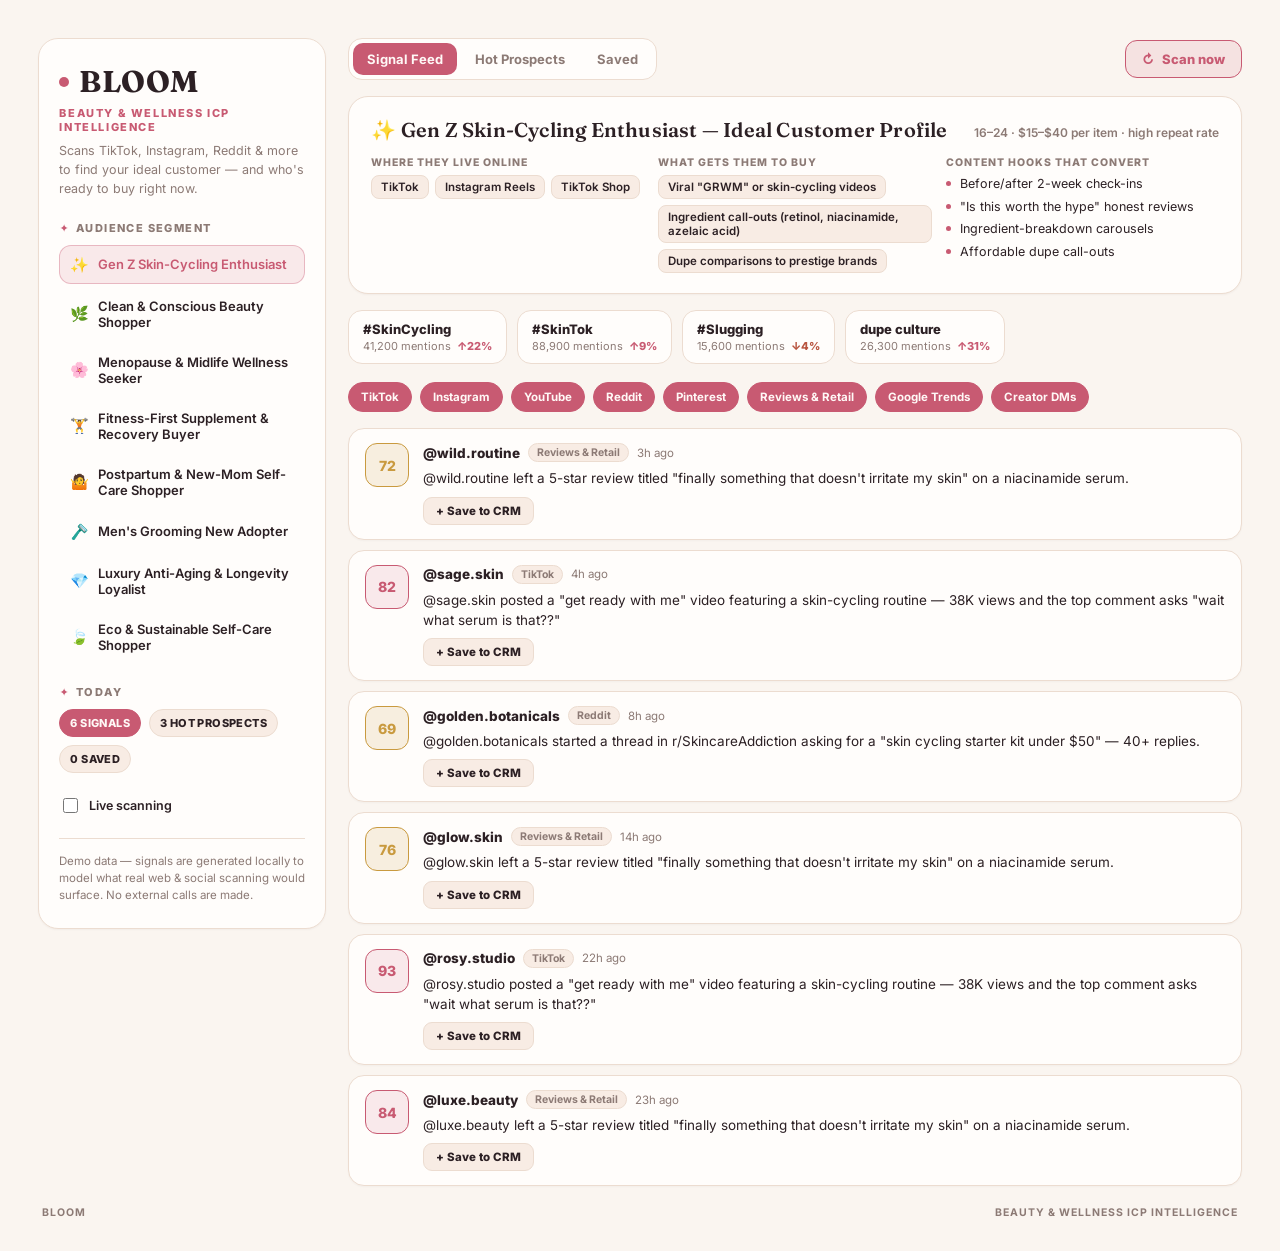
<file: index.html>
<!doctype html>
<html lang="en">
<head>
<meta charset="UTF-8" />
<meta name="viewport" content="width=device-width, initial-scale=1, viewport-fit=cover" />
<title>BLOOM — beauty &amp; wellness ICP intelligence</title>
<meta name="description" content="An automated CRM that scans the web and trending social content to surface ideal customer profiles and hot prospects for B2C beauty and wellness brands." />
<link rel="preconnect" href="https://fonts.googleapis.com" />
<link rel="preconnect" href="https://fonts.gstatic.com" crossorigin />
<link href="https://fonts.googleapis.com/css2?family=Fraunces:ital,wght@0,500;0,600;0,700;1,500&family=Inter:wght@400;500;600;700;800&display=swap" rel="stylesheet" />
<link rel="stylesheet" href="css/style.css" />
</head>
<body>

  <div class="app">
    <div class="layout">

      <aside class="sidebar">
        <div class="brand">
          <div class="brand-row">
            <span class="live-dot" id="liveDot" aria-hidden="true"></span>
            <h1 class="brand-name">BLOOM</h1>
          </div>
          <p class="brand-tagline">BEAUTY &amp; WELLNESS ICP INTELLIGENCE</p>
          <p class="brand-sub">Scans TikTok, Instagram, Reddit &amp; more to find your ideal customer &mdash; and who's ready to buy right now.</p>
        </div>

        <div class="side-block">
          <h2 class="block-title"><span class="title-arrow">&#10022;</span> AUDIENCE SEGMENT</h2>
          <ul class="segment-list" id="segmentList"></ul>
        </div>

        <div class="side-block">
          <h2 class="block-title"><span class="title-arrow">&#10022;</span> TODAY</h2>
          <div class="chip-grid">
            <span class="chip chip-accent" id="statSignals">0 SIGNALS</span>
            <span class="chip chip-outline" id="statHot">0 HOT PROSPECTS</span>
            <span class="chip chip-outline" id="statSaved">0 SAVED</span>
          </div>
        </div>

        <label class="live-toggle">
          <input type="checkbox" id="liveToggle" />
          <span>Live scanning</span>
        </label>

        <p class="reassurance">Demo data &mdash; signals are generated locally to model what real web &amp; social scanning would surface. No external calls are made.</p>
      </aside>

      <main class="main">
        <div class="tab-row">
          <div class="tabs" role="tablist">
            <button class="tab-btn is-active" data-view="signals" role="tab">Signal Feed</button>
            <button class="tab-btn" data-view="leads" role="tab">Hot Prospects</button>
            <button class="tab-btn" data-view="saved" role="tab">Saved <span id="savedCount"></span></button>
          </div>
          <button class="scan-btn" id="scanBtn">
            <span class="scan-icon">&#8635;</span> Scan now
          </button>
        </div>

        <section class="view" id="view-signals">
          <div class="icp-card" id="icpCard"></div>

          <div class="trending-strip" id="trendingStrip"></div>

          <div class="source-filters" id="sourceFilters"></div>

          <div class="signal-feed" id="signalFeed"></div>
        </section>

        <section class="view is-hidden" id="view-leads">
          <p class="view-intro">Real people ranked by cumulative buying-intent signal for <strong id="leadsSegmentName"></strong>.</p>
          <div class="lead-list" id="leadList"></div>
        </section>

        <section class="view is-hidden" id="view-saved">
          <p class="view-intro">Prospects you've pulled into the CRM, across every segment.</p>
          <div class="lead-list" id="savedList"></div>
        </section>
      </main>

    </div>

    <footer class="corner-footer">
      <span>BLOOM</span>
      <span>BEAUTY &amp; WELLNESS ICP INTELLIGENCE</span>
    </footer>
  </div>

  <script src="js/app.js"></script>
</body>
</html>
</file>
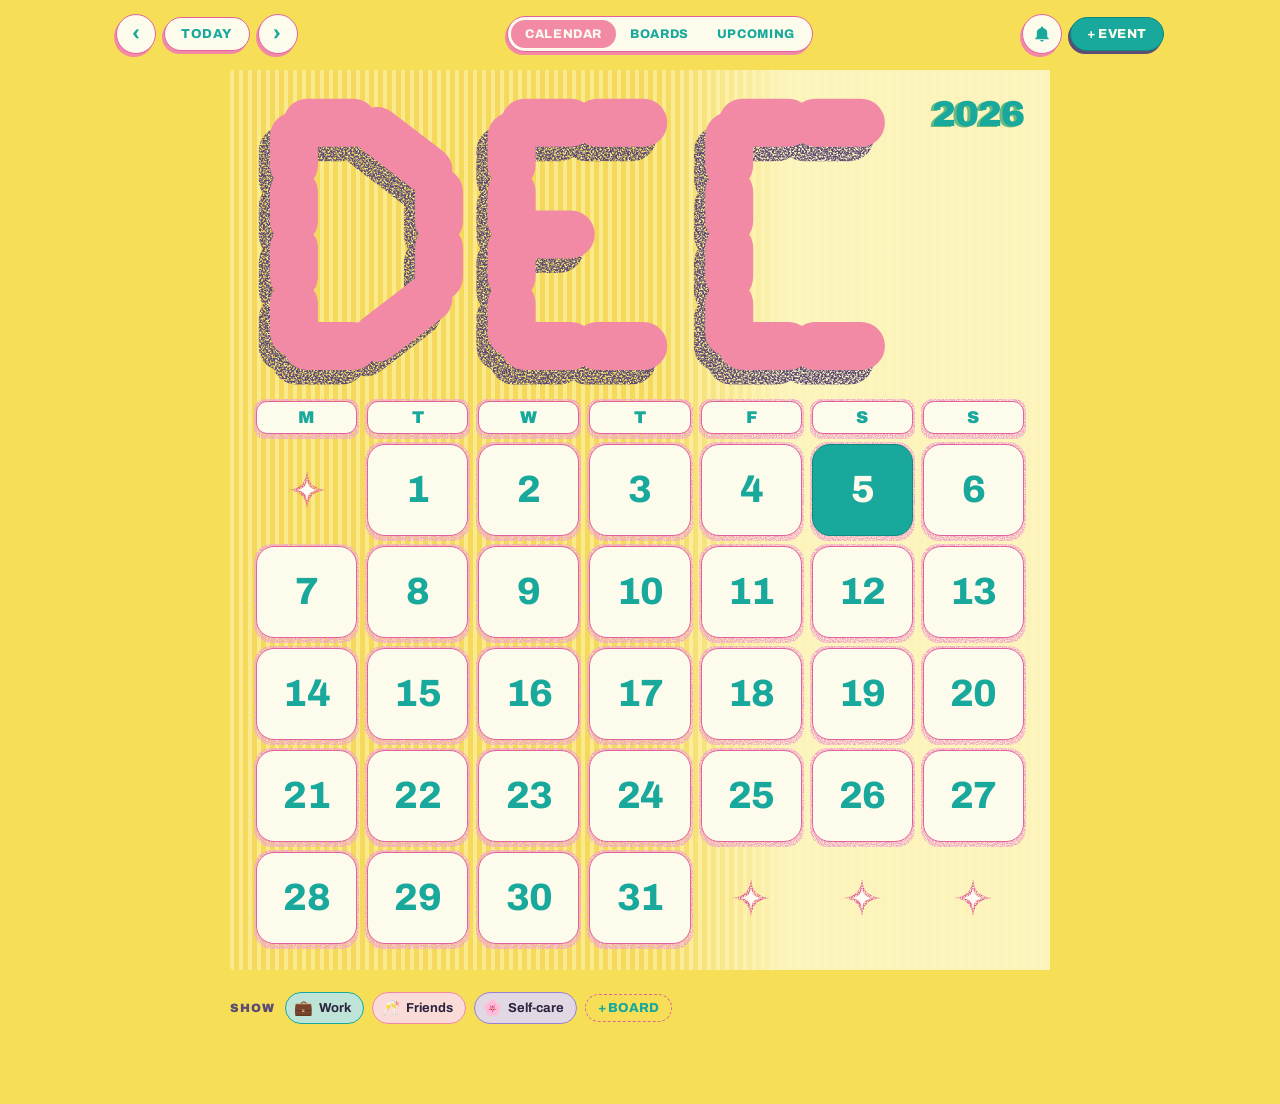
<file: calendar/index.html>
<!doctype html>
<html lang="en">
<head>
<meta charset="UTF-8" />
<meta name="viewport" content="width=device-width, initial-scale=1, viewport-fit=cover" />
<title>Han's Calendar</title>
<meta name="description" content="A bubbly poster-style calendar with your own event boards and per-event reminders." />
<meta name="theme-color" content="#f6df57" />
<meta name="apple-mobile-web-app-capable" content="yes" />
<meta name="apple-mobile-web-app-title" content="Calendar" />
<link rel="manifest" href="manifest.webmanifest" />
<link rel="icon" href="icon.svg" type="image/svg+xml" />
<link rel="apple-touch-icon" href="icon-192.png" />
<link rel="preconnect" href="https://fonts.googleapis.com" />
<link rel="preconnect" href="https://fonts.gstatic.com" crossorigin />
<link href="https://fonts.googleapis.com/css2?family=Archivo:wght@500;700;800;900&display=swap" rel="stylesheet" />
<link rel="stylesheet" href="css/style.css" />
</head>
<body>

  <!-- shared SVG filter: the speckled "risograph" grain used on letter shadows and sparkles -->
  <svg class="defs" aria-hidden="true" width="0" height="0">
    <filter id="grain" x="-20%" y="-20%" width="140%" height="140%">
      <feTurbulence type="fractalNoise" baseFrequency="0.8" numOctaves="2" seed="7" result="noise" />
      <feColorMatrix in="noise" type="matrix" values="0 0 0 0 0  0 0 0 0 0  0 0 0 0 0  3.4 0 0 0 -1.05" result="speckle" />
      <feComposite in="SourceGraphic" in2="speckle" operator="in" />
    </filter>
  </svg>

  <div class="app">

    <header class="topbar">
      <div class="nav-group" id="monthNav">
        <button class="pill-btn icon" id="prevBtn" aria-label="Previous month">&#8249;</button>
        <button class="pill-btn" id="todayBtn">TODAY</button>
        <button class="pill-btn icon" id="nextBtn" aria-label="Next month">&#8250;</button>
      </div>
      <nav class="tabs" aria-label="Views">
        <button class="tab active" data-view="month">CALENDAR</button>
        <button class="tab" data-view="boards">BOARDS</button>
        <button class="tab" data-view="upcoming">UPCOMING</button>
      </nav>
      <div class="nav-group">
        <button class="pill-btn icon" id="settingsBtn" aria-label="Notifications &amp; settings" title="Notifications &amp; settings">
          <svg viewBox="0 0 24 24" width="18" height="18" aria-hidden="true"><path fill="currentColor" d="M12 22a2.5 2.5 0 0 0 2.45-2h-4.9A2.5 2.5 0 0 0 12 22Zm7-6V11a7 7 0 0 0-5.5-6.84V3.5a1.5 1.5 0 0 0-3 0v.66A7 7 0 0 0 5 11v5l-2 2v1h18v-1l-2-2Z"/></svg>
          <span class="bell-dot" id="bellDot" hidden></span>
        </button>
        <button class="pill-btn primary" id="addBtn">+ EVENT</button>
      </div>
    </header>

    <!-- MONTH -->
    <section class="view" id="monthView">
      <div class="poster">
        <div class="poster-head">
          <div class="month-word" id="monthWord"></div>
          <div class="year" id="yearLabel"></div>
        </div>
        <div class="weekdays" id="weekdays"></div>
        <div class="grid" id="grid"></div>
      </div>
      <div class="filter-row" id="filterRow"></div>
    </section>

    <!-- BOARDS -->
    <section class="view" id="boardsView" hidden>
      <div class="word-head" id="boardsWord"></div>
      <p class="view-sub">Name your own boards &mdash; like Pinterest boards or Google Maps lists &mdash; and pin events to them.</p>
      <div class="boards" id="boardsGrid"></div>
    </section>

    <!-- ONE BOARD -->
    <section class="view" id="boardView" hidden>
      <div class="board-head">
        <button class="pill-btn icon" id="boardBack" aria-label="Back to boards">&#8249;</button>
        <span class="board-head-emoji" id="boardEmoji"></span>
        <h2 class="board-head-name" id="boardName"></h2>
        <div class="board-head-actions">
          <button class="pill-btn" id="boardEdit">EDIT BOARD</button>
          <button class="pill-btn primary" id="boardAdd">+ PIN EVENT</button>
        </div>
      </div>
      <div class="pins" id="pins"></div>
    </section>

    <!-- UPCOMING -->
    <section class="view" id="upcomingView" hidden>
      <div class="word-head" id="upcomingWord"></div>
      <div id="upcomingList"></div>
    </section>
  </div>

  <!-- Day sheet -->
  <dialog id="dayDialog">
    <div class="sheet">
      <button class="close-x" data-close aria-label="Close">&times;</button>
      <p class="sheet-kicker" id="dayKicker"></p>
      <h2 class="sheet-title" id="dayTitle"></h2>
      <div class="day-list" id="dayList"></div>
      <button class="pill-btn primary wide" id="dayAdd">+ ADD EVENT</button>
    </div>
  </dialog>

  <!-- Event editor -->
  <dialog id="eventDialog">
    <form class="sheet" id="eventForm" novalidate>
      <button type="button" class="close-x" data-close aria-label="Close">&times;</button>
      <h2 class="sheet-title" id="eventHeading">NEW EVENT</h2>

      <label class="field">
        <span>Title</span>
        <input id="evTitle" type="text" maxlength="120" placeholder="Dinner with Mia" required />
      </label>

      <div class="row-2">
        <label class="field">
          <span>Date</span>
          <input id="evDate" type="date" required />
        </label>
        <label class="field">
          <span>Repeat</span>
          <select id="evRepeat"></select>
        </label>
      </div>

      <label class="toggle">
        <input id="evAllDay" type="checkbox" />
        <span>All day</span>
      </label>

      <div class="row-2" id="timeRow">
        <label class="field">
          <span>Starts</span>
          <input id="evStart" type="time" value="09:00" />
        </label>
        <label class="field">
          <span>Ends</span>
          <input id="evEnd" type="time" value="10:00" />
        </label>
      </div>

      <label class="field">
        <span>Board</span>
        <select id="evCategory"></select>
      </label>

      <label class="field">
        <span>Location</span>
        <input id="evLocation" type="text" maxlength="160" placeholder="optional" />
      </label>

      <label class="field">
        <span>Notes</span>
        <textarea id="evNotes" rows="3" maxlength="2000" placeholder="optional"></textarea>
      </label>

      <fieldset class="reminders">
        <legend>Reminders</legend>
        <div id="reminderList"></div>
        <button type="button" class="pill-btn small" id="addReminder">+ ADD REMINDER</button>
      </fieldset>

      <div class="sheet-actions">
        <button type="button" class="pill-btn danger" id="evDelete">DELETE</button>
        <button type="button" class="pill-btn" id="evIcs" title="Download an .ics file your phone's calendar can import, reminders included">ADD TO PHONE CALENDAR</button>
        <button type="submit" class="pill-btn primary">SAVE</button>
      </div>
    </form>
  </dialog>

  <!-- Board (category) editor -->
  <dialog id="categoryDialog">
    <form class="sheet" id="categoryForm" novalidate>
      <button type="button" class="close-x" data-close aria-label="Close">&times;</button>
      <h2 class="sheet-title" id="categoryHeading">NEW BOARD</h2>
      <div class="row-emoji">
        <label class="field emoji-field">
          <span>Icon</span>
          <input id="catEmoji" type="text" maxlength="8" />
        </label>
        <label class="field">
          <span>Board name</span>
          <input id="catName" type="text" maxlength="40" placeholder="Gym days, Concerts, Uni deadlines…" required />
        </label>
      </div>
      <div class="emoji-picks" id="emojiPicks"></div>
      <p class="field-label">Colour</p>
      <div class="swatches" id="swatches"></div>
      <div class="sheet-actions">
        <button type="button" class="pill-btn danger" id="catDelete">DELETE BOARD</button>
        <button type="submit" class="pill-btn primary">SAVE</button>
      </div>
    </form>
  </dialog>

  <!-- Settings / notifications -->
  <dialog id="settingsDialog">
    <div class="sheet">
      <button class="close-x" data-close aria-label="Close">&times;</button>
      <h2 class="sheet-title">NOTIFICATIONS</h2>

      <div class="status-line">
        <span class="status-dot" id="notifDot"></span>
        <span id="notifStatus"></span>
      </div>
      <div class="sheet-actions left">
        <button class="pill-btn primary" id="notifEnable">TURN ON NOTIFICATIONS</button>
        <button class="pill-btn" id="notifTest">SEND A TEST IN 5 SEC</button>
      </div>

      <div class="info-box">
        <p><strong>How reminders reach you</strong></p>
        <ul>
          <li>While this calendar is open (a browser tab, or the installed app), every reminder fires on time with the style you picked: a notification, a silent notification, a ringing alarm, or a pop-up.</li>
          <li>Reminders that came due while it was closed show up as <em>missed</em> the next time you open it (up to 12 hours back).</li>
          <li><strong>iPhone/iPad:</strong> Apple only allows web notifications from apps added to the Home Screen. In Safari tap Share &rarr; <em>Add to Home Screen</em>, open it from there, then turn notifications on.</li>
          <li><strong>Want reminders even when it's closed?</strong> Send your events to your phone's own calendar. The file includes every reminder, so your phone will alert you.</li>
        </ul>
      </div>
      <div class="sheet-actions left">
        <button class="pill-btn" id="icsAll">EXPORT ALL TO PHONE CALENDAR (.ICS)</button>
      </div>

      <h3 class="sheet-sub">BACKUP</h3>
      <p class="muted">Everything is saved in this browser. Back it up or move it to another device:</p>
      <div class="sheet-actions left">
        <button class="pill-btn" id="exportBtn">EXPORT BACKUP</button>
        <label class="pill-btn" for="importInput">IMPORT BACKUP</label>
        <input type="file" id="importInput" accept="application/json" hidden />
      </div>
    </div>
  </dialog>

  <!-- Ringing alarm -->
  <div class="alarm" id="alarm" hidden role="alertdialog" aria-labelledby="alarmTitle">
    <div class="alarm-card">
      <div class="alarm-word" id="alarmWord"></div>
      <h2 id="alarmTitle"></h2>
      <p id="alarmWhen"></p>
      <div class="alarm-actions">
        <button class="pill-btn" data-snooze="5">SNOOZE 5 MIN</button>
        <button class="pill-btn" data-snooze="15">SNOOZE 15 MIN</button>
        <button class="pill-btn primary" id="alarmDismiss">DISMISS</button>
      </div>
    </div>
  </div>

  <div class="toasts" id="toasts" aria-live="polite"></div>

  <script src="js/app.js"></script>
</body>
</html>
</file>
<file: css/style.css>
:root {
  --bg: #faf5f0;
  --panel: #fffdfb;
  --panel-2: #f8ece4;
  --line: #ecdcd0;
  --ink: #2c2024;
  --muted: #8c7a75;
  --accent: #c85a72;
  --accent-ink: #fff8f6;
  --accent-soft: rgba(200, 90, 114, 0.12);
  --amber: #c99a3f;
  --red: #b8543f;
  color-scheme: light;
}

* { box-sizing: border-box; }

html, body {
  margin: 0;
  padding: 0;
  background: var(--bg);
  color: var(--ink);
  font-family: "Inter", system-ui, sans-serif;
  min-height: 100%;
}

body {
  display: flex;
  justify-content: center;
  padding: clamp(16px, 3vw, 40px) clamp(14px, 3vw, 40px) 32px;
}

.app {
  width: 100%;
  max-width: 1240px;
  display: flex;
  flex-direction: column;
  gap: 20px;
}

/* ---------------------------------------------------------------
 * layout
 * ------------------------------------------------------------- */

.layout {
  display: grid;
  grid-template-columns: 288px 1fr;
  gap: 22px;
  align-items: start;
}

@media (max-width: 860px) {
  .layout { grid-template-columns: 1fr; }
}

/* ---------------------------------------------------------------
 * sidebar
 * ------------------------------------------------------------- */

.sidebar {
  background: var(--panel);
  border: 1px solid var(--line);
  border-radius: 20px;
  padding: 24px 20px;
  display: flex;
  flex-direction: column;
  gap: 22px;
  position: sticky;
  top: 20px;
  box-shadow: 0 1px 2px rgba(44, 32, 36, 0.04);
}

.brand-row {
  display: flex;
  align-items: center;
  gap: 10px;
}

.live-dot {
  width: 10px;
  height: 10px;
  border-radius: 50%;
  background: var(--accent);
  box-shadow: 0 0 0 0 rgba(200, 90, 114, 0.55);
  animation: pulse 2.2s infinite;
  flex: none;
}

@keyframes pulse {
  0%   { box-shadow: 0 0 0 0 rgba(200, 90, 114, 0.5); }
  70%  { box-shadow: 0 0 0 8px rgba(200, 90, 114, 0); }
  100% { box-shadow: 0 0 0 0 rgba(200, 90, 114, 0); }
}

.brand-name {
  font-family: "Fraunces", serif;
  font-weight: 700;
  font-size: 30px;
  letter-spacing: 0.5px;
  margin: 0;
  color: var(--ink);
}

.brand-tagline {
  margin: 6px 0 0;
  font-size: 11px;
  font-weight: 800;
  letter-spacing: 1.6px;
  color: var(--accent);
}

.brand-sub {
  margin: 8px 0 0;
  font-size: 12.5px;
  line-height: 1.5;
  color: var(--muted);
}

.side-block { display: flex; flex-direction: column; gap: 10px; }

.block-title {
  margin: 0;
  font-size: 11px;
  font-weight: 800;
  letter-spacing: 1.4px;
  color: var(--muted);
  text-transform: uppercase;
  display: flex;
  align-items: center;
  gap: 6px;
}

.title-arrow { color: var(--accent); font-size: 11px; }

.segment-list {
  list-style: none;
  margin: 0;
  padding: 0;
  display: flex;
  flex-direction: column;
  gap: 4px;
}

.segment-btn {
  width: 100%;
  display: flex;
  align-items: center;
  gap: 9px;
  padding: 9px 10px;
  border-radius: 12px;
  border: 1px solid transparent;
  background: transparent;
  color: var(--ink);
  font: inherit;
  font-size: 13px;
  font-weight: 600;
  text-align: left;
  cursor: pointer;
}

.segment-btn:hover { background: var(--panel-2); }

.segment-btn.is-active {
  background: var(--accent-soft);
  border-color: rgba(200, 90, 114, 0.35);
  color: var(--accent);
}

.segment-emoji { font-size: 15px; }

.chip-grid {
  display: flex;
  flex-wrap: wrap;
  gap: 8px;
}

.chip {
  font-size: 11px;
  font-weight: 800;
  letter-spacing: 0.4px;
  padding: 6px 10px;
  border-radius: 999px;
  border: 1px solid var(--line);
  color: var(--muted);
  background: var(--panel-2);
}

.chip-accent {
  color: var(--accent-ink);
  background: var(--accent);
  border-color: var(--accent);
}

.chip-outline { color: var(--ink); }

.live-toggle {
  display: flex;
  align-items: center;
  gap: 8px;
  font-size: 12.5px;
  font-weight: 600;
  color: var(--ink);
  cursor: pointer;
  user-select: none;
}

.live-toggle input { accent-color: var(--accent); width: 15px; height: 15px; }

.reassurance {
  margin: 0;
  font-size: 11.5px;
  line-height: 1.5;
  color: var(--muted);
  border-top: 1px solid var(--line);
  padding-top: 14px;
}

/* ---------------------------------------------------------------
 * main / tabs
 * ------------------------------------------------------------- */

.main {
  display: flex;
  flex-direction: column;
  gap: 16px;
  min-width: 0;
}

.tab-row {
  display: flex;
  align-items: center;
  justify-content: space-between;
  gap: 12px;
  flex-wrap: wrap;
}

.tabs {
  display: flex;
  gap: 4px;
  background: var(--panel);
  border: 1px solid var(--line);
  border-radius: 14px;
  padding: 4px;
}

.tab-btn {
  border: none;
  background: transparent;
  color: var(--muted);
  font: inherit;
  font-size: 13px;
  font-weight: 700;
  padding: 8px 14px;
  border-radius: 10px;
  cursor: pointer;
}

.tab-btn.is-active {
  background: var(--accent);
  color: var(--accent-ink);
}

.scan-btn {
  display: flex;
  align-items: center;
  gap: 8px;
  border: 1px solid var(--accent);
  background: var(--accent-soft);
  color: var(--accent);
  font: inherit;
  font-size: 13px;
  font-weight: 800;
  padding: 10px 16px;
  border-radius: 12px;
  cursor: pointer;
}

.scan-btn:hover { background: rgba(200, 90, 114, 0.2); }
.scan-btn:active { transform: translateY(1px); }

.scan-icon { display: inline-block; transition: transform 0.5s ease; }
.scan-btn.is-scanning .scan-icon { animation: spin 0.6s linear infinite; }

@keyframes spin { to { transform: rotate(360deg); } }

.view.is-hidden { display: none; }
.view { display: flex; flex-direction: column; gap: 16px; }

.view-intro {
  margin: 0;
  font-size: 13px;
  color: var(--muted);
}

.view-intro strong { color: var(--ink); }

/* ---------------------------------------------------------------
 * ICP card
 * ------------------------------------------------------------- */

.icp-card {
  background: var(--panel);
  border: 1px solid var(--line);
  border-radius: 20px;
  padding: 20px 22px;
  display: flex;
  flex-direction: column;
  gap: 14px;
  box-shadow: 0 1px 2px rgba(44, 32, 36, 0.04);
}

.icp-head {
  display: flex;
  align-items: baseline;
  justify-content: space-between;
  gap: 10px;
  flex-wrap: wrap;
}

.icp-title {
  margin: 0;
  font-family: "Fraunces", serif;
  font-weight: 600;
  font-size: 20px;
  letter-spacing: 0.2px;
}

.icp-meta {
  font-size: 12px;
  color: var(--muted);
  font-weight: 600;
}

.icp-grid {
  display: grid;
  grid-template-columns: repeat(auto-fit, minmax(220px, 1fr));
  gap: 14px;
}

.icp-col-label {
  font-size: 10.5px;
  font-weight: 800;
  letter-spacing: 1px;
  color: var(--muted);
  text-transform: uppercase;
  margin: 0 0 6px;
}

.tag-row { display: flex; flex-wrap: wrap; gap: 6px; }

.tag {
  font-size: 11.5px;
  font-weight: 600;
  padding: 4px 9px;
  border-radius: 8px;
  background: var(--panel-2);
  border: 1px solid var(--line);
  color: var(--ink);
}

.icp-list {
  margin: 0;
  padding: 0;
  list-style: none;
  display: flex;
  flex-direction: column;
  gap: 5px;
}

.icp-list li {
  font-size: 12.5px;
  color: var(--ink);
  padding-left: 14px;
  position: relative;
  line-height: 1.4;
}

.icp-list li::before {
  content: "";
  position: absolute;
  left: 0;
  top: 6px;
  width: 5px;
  height: 5px;
  border-radius: 50%;
  background: var(--accent);
}

/* ---------------------------------------------------------------
 * trending strip
 * ------------------------------------------------------------- */

.trending-strip {
  display: flex;
  gap: 10px;
  overflow-x: auto;
  padding-bottom: 2px;
}

.trend-pill {
  flex: none;
  display: flex;
  flex-direction: column;
  gap: 2px;
  background: var(--panel);
  border: 1px solid var(--line);
  border-radius: 14px;
  padding: 10px 14px;
  min-width: 150px;
}

.trend-tag { font-size: 13px; font-weight: 800; color: var(--ink); }

.trend-stats {
  display: flex;
  align-items: center;
  gap: 6px;
  font-size: 11px;
  color: var(--muted);
}

.trend-delta { font-weight: 800; }
.trend-delta.up { color: var(--accent); }
.trend-delta.down { color: var(--red); }

/* ---------------------------------------------------------------
 * source filters
 * ------------------------------------------------------------- */

.source-filters {
  display: flex;
  flex-wrap: wrap;
  gap: 8px;
}

.source-chip {
  font: inherit;
  font-size: 11.5px;
  font-weight: 700;
  padding: 7px 12px;
  border-radius: 999px;
  border: 1px solid var(--line);
  background: var(--panel);
  color: var(--muted);
  cursor: pointer;
}

.source-chip.is-active {
  background: var(--accent);
  border-color: var(--accent);
  color: var(--accent-ink);
}

/* ---------------------------------------------------------------
 * signal feed / lead list (shared card styles)
 * ------------------------------------------------------------- */

.signal-feed, .lead-list {
  display: flex;
  flex-direction: column;
  gap: 10px;
}

.signal-card {
  background: var(--panel);
  border: 1px solid var(--line);
  border-radius: 16px;
  padding: 14px 16px;
  display: flex;
  gap: 14px;
  align-items: flex-start;
  box-shadow: 0 1px 2px rgba(44, 32, 36, 0.03);
}

.signal-card.is-new {
  animation: highlight 1.8s ease-out;
}

@keyframes highlight {
  0% { background: var(--accent-soft); border-color: var(--accent); }
  100% { background: var(--panel); border-color: var(--line); }
}

.score-badge {
  flex: none;
  width: 44px;
  height: 44px;
  border-radius: 12px;
  display: flex;
  align-items: center;
  justify-content: center;
  font-weight: 800;
  font-size: 14px;
  background: var(--panel-2);
  border: 1px solid var(--line);
  color: var(--muted);
}

.score-badge.tier-hot { background: var(--accent-soft); border-color: var(--accent); color: var(--accent); }
.score-badge.tier-warm { background: rgba(201, 154, 63, 0.15); border-color: var(--amber); color: var(--amber); }
.score-badge.tier-cool { color: var(--muted); }

.signal-body { flex: 1; min-width: 0; display: flex; flex-direction: column; gap: 6px; }

.signal-top {
  display: flex;
  align-items: center;
  gap: 8px;
  flex-wrap: wrap;
  font-size: 11.5px;
  color: var(--muted);
}

.signal-handle { font-weight: 800; color: var(--ink); font-size: 13.5px; }

.source-tag {
  font-size: 10.5px;
  font-weight: 700;
  padding: 2px 8px;
  border-radius: 999px;
  background: var(--panel-2);
  border: 1px solid var(--line);
}

.signal-text {
  margin: 0;
  font-size: 13.5px;
  line-height: 1.5;
  color: var(--ink);
}

.signal-actions { display: flex; gap: 8px; margin-top: 2px; }

.save-btn {
  font: inherit;
  font-size: 11.5px;
  font-weight: 800;
  padding: 6px 12px;
  border-radius: 9px;
  border: 1px solid var(--line);
  background: var(--panel-2);
  color: var(--ink);
  cursor: pointer;
}

.save-btn.is-saved {
  background: var(--accent);
  border-color: var(--accent);
  color: var(--accent-ink);
}

/* ---------------------------------------------------------------
 * lead list rows
 * ------------------------------------------------------------- */

.lead-row {
  background: var(--panel);
  border: 1px solid var(--line);
  border-radius: 16px;
  padding: 14px 16px;
  display: flex;
  align-items: center;
  gap: 14px;
  box-shadow: 0 1px 2px rgba(44, 32, 36, 0.03);
}

.lead-rank {
  flex: none;
  width: 26px;
  text-align: center;
  font-family: "Fraunces", serif;
  font-weight: 700;
  font-size: 16px;
  color: var(--muted);
}

.lead-main { flex: 1; min-width: 0; display: flex; flex-direction: column; gap: 6px; }

.lead-head {
  display: flex;
  align-items: center;
  gap: 8px;
  flex-wrap: wrap;
}

.lead-name { font-weight: 800; font-size: 14px; color: var(--ink); }

.lead-segment {
  font-size: 10.5px;
  font-weight: 700;
  color: var(--muted);
  padding: 2px 8px;
  border-radius: 999px;
  border: 1px solid var(--line);
}

.lead-bar-track {
  height: 6px;
  border-radius: 999px;
  background: var(--panel-2);
  overflow: hidden;
}

.lead-bar-fill {
  height: 100%;
  border-radius: 999px;
  background: linear-gradient(90deg, var(--amber), var(--accent));
}

.lead-meta { font-size: 11.5px; color: var(--muted); }

.empty-state {
  text-align: center;
  padding: 40px 20px;
  color: var(--muted);
  font-size: 13px;
  border: 1px dashed var(--line);
  border-radius: 16px;
}

/* ---------------------------------------------------------------
 * footer
 * ------------------------------------------------------------- */

.corner-footer {
  display: flex;
  justify-content: space-between;
  font-size: 10.5px;
  font-weight: 700;
  letter-spacing: 1px;
  color: var(--muted);
  padding: 0 4px;
}
</file>
<file: calendar/css/style.css>
:root {
  --frame: #f6df57;
  --stripe-1: #fbea8c;
  --stripe-2: #f4d95c;
  --paper: #fdfbec;
  --pink: #f28aa6;
  --pink-line: #e2639c;
  --teal: #18a99c;
  --teal-dark: #0f8a7f;
  --green: #3ca66b;
  --plum: #5d4c74;
  --ink: #2c2540;
  --muted: #7b7189;
  --font: "Archivo", "Arial", sans-serif;

  /* speckled noise tiles, same recipe as the #grain SVG filter */
  --grain-pink: url("data:image/svg+xml,%3Csvg xmlns='http://www.w3.org/2000/svg' width='160' height='160'%3E%3Cfilter id='n'%3E%3CfeTurbulence type='fractalNoise' baseFrequency='0.9' numOctaves='2' stitchTiles='stitch'/%3E%3CfeColorMatrix values='0 0 0 0 0.886 0 0 0 0 0.388 0 0 0 0 0.612 3.4 0 0 0 -1.05'/%3E%3C/filter%3E%3Crect width='100%25' height='100%25' filter='url(%23n)'/%3E%3C/svg%3E");
  --grain-plum: url("data:image/svg+xml,%3Csvg xmlns='http://www.w3.org/2000/svg' width='160' height='160'%3E%3Cfilter id='n'%3E%3CfeTurbulence type='fractalNoise' baseFrequency='0.9' numOctaves='2' stitchTiles='stitch'/%3E%3CfeColorMatrix values='0 0 0 0 0.365 0 0 0 0 0.298 0 0 0 0 0.455 3.4 0 0 0 -1.05'/%3E%3C/filter%3E%3Crect width='100%25' height='100%25' filter='url(%23n)'/%3E%3C/svg%3E");
  --grain-light: url("data:image/svg+xml,%3Csvg xmlns='http://www.w3.org/2000/svg' width='160' height='160'%3E%3Cfilter id='n'%3E%3CfeTurbulence type='fractalNoise' baseFrequency='0.9' numOctaves='2' stitchTiles='stitch'/%3E%3CfeColorMatrix values='0 0 0 0 1 0 0 0 0 1 0 0 0 0 1 1.6 0 0 0 -0.75'/%3E%3C/filter%3E%3Crect width='100%25' height='100%25' filter='url(%23n)'/%3E%3C/svg%3E");
  color-scheme: light;
}

* { box-sizing: border-box; }

html, body {
  margin: 0;
  background: var(--frame);
  color: var(--ink);
  font-family: var(--font);
  -webkit-tap-highlight-color: transparent;
}

body { min-height: 100vh; }

button { font: inherit; color: inherit; }

[hidden] { display: none !important; }

.defs { position: absolute; width: 0; height: 0; overflow: hidden; }

.app {
  max-width: 1080px;
  margin: 0 auto;
  padding: max(14px, env(safe-area-inset-top)) 16px 80px;
}

/* ---------------------------------------------------------------
 * buttons
 * ------------------------------------------------------------- */
.pill-btn {
  display: inline-flex;
  align-items: center;
  justify-content: center;
  gap: 6px;
  position: relative;
  background: var(--paper);
  border: 1.5px solid var(--pink-line);
  border-radius: 999px;
  color: var(--teal);
  font-weight: 800;
  font-size: 13px;
  letter-spacing: 0.04em;
  padding: 9px 16px;
  cursor: pointer;
  box-shadow: -2px 3px 0 var(--pink);
  transition: transform 0.12s ease, box-shadow 0.12s ease;
  white-space: nowrap;
  user-select: none;
}
.pill-btn:hover { transform: translateY(-1px); }
.pill-btn:active { transform: translate(-1px, 2px); box-shadow: 0 0 0 var(--pink); }
.pill-btn.icon { width: 40px; height: 40px; padding: 0; font-size: 22px; line-height: 1; }
.pill-btn.primary { background: var(--teal); color: var(--paper); border-color: var(--teal-dark); box-shadow: -2px 3px 0 var(--plum); }
.pill-btn.danger { color: #d2475d; }
.pill-btn.small { font-size: 12px; padding: 7px 12px; }
.pill-btn.wide { width: 100%; margin-top: 14px; }
.pill-btn:focus-visible, .cell:focus-visible, .tab:focus-visible, .board-card:focus-visible, .pin:focus-visible, .up-row:focus-visible, .filter-chip:focus-visible {
  outline: 3px solid var(--plum);
  outline-offset: 2px;
}

.bell-dot {
  position: absolute;
  top: 4px;
  right: 5px;
  width: 9px;
  height: 9px;
  border-radius: 50%;
  background: #e4505f;
  border: 1.5px solid var(--paper);
}

/* ---------------------------------------------------------------
 * top bar
 * ------------------------------------------------------------- */
.topbar {
  display: flex;
  align-items: center;
  justify-content: space-between;
  flex-wrap: wrap;
  gap: 12px;
  margin-bottom: 16px;
}
.nav-group { display: flex; align-items: center; gap: 8px; }
.nav-group.invisible { visibility: hidden; }

.tabs {
  display: flex;
  background: var(--paper);
  border: 1.5px solid var(--pink-line);
  border-radius: 999px;
  padding: 3px;
  box-shadow: -2px 3px 0 var(--pink);
}
.tab {
  border: 0;
  background: none;
  border-radius: 999px;
  padding: 7px 14px;
  font-weight: 800;
  font-size: 12.5px;
  letter-spacing: 0.05em;
  color: var(--teal);
  cursor: pointer;
}
.tab.active { background: var(--pink); color: var(--paper); }

@media (max-width: 640px) {
  .topbar { justify-content: center; }
  .tabs { order: -1; width: 100%; justify-content: space-between; }
  .tab { flex: 1; padding: 8px 6px; font-size: 12px; }
  .topbar > .nav-group { flex: 1; }
  .topbar > .nav-group:last-child { justify-content: flex-end; }
}

/* ---------------------------------------------------------------
 * poster (month view)
 * ------------------------------------------------------------- */
.poster {
  position: relative;
  max-width: 820px;
  margin: 0 auto;
  padding: clamp(10px, 2.6vw, 26px);
  border-radius: 4px;
  background: repeating-linear-gradient(90deg, var(--stripe-1) 0 4px, var(--stripe-2) 4px 9px);
}
.poster::before {
  /* the pale wash on the right side of the print */
  content: "";
  position: absolute;
  inset: 0;
  background: linear-gradient(90deg, transparent 52%, rgba(253, 246, 196, 0.9) 68%);
  pointer-events: none;
}
.poster > * { position: relative; }

.poster-head {
  display: flex;
  align-items: flex-start;
  margin-bottom: clamp(8px, 1.6vw, 14px);
}
.month-word { width: 84%; }
.month-word svg, .word-head svg, .alarm-word svg { display: block; width: 100%; height: auto; overflow: visible; }
.pill-main { stroke: var(--pink); }
.pill-shadow { stroke: var(--plum); }

.year {
  position: absolute;
  top: -2px;
  right: 0;
  font-weight: 900;
  font-size: clamp(18px, 4.2vw, 36px);
  letter-spacing: -0.03em;
  color: var(--teal);
  text-shadow: -3px 1px 0 rgba(60, 166, 107, 0.75);
}

.weekdays, .grid {
  display: grid;
  grid-template-columns: repeat(7, minmax(0, 1fr));
  gap: clamp(4px, 1.1vw, 10px);
}
.weekdays { margin-bottom: clamp(6px, 1.2vw, 10px); isolation: isolate; }
.weekdays span {
  position: relative;
  background: var(--paper);
  border: 1.5px solid var(--pink-line);
  border-radius: clamp(7px, 1.2vw, 11px);
  text-align: center;
  color: var(--teal);
  font-weight: 900;
  font-size: clamp(11px, 2vw, 17px);
  padding: clamp(3px, 0.7vw, 6px) 0;
}
.weekdays span::before, .cell:not(.blank)::before {
  content: "";
  position: absolute;
  inset: -3px -3px -6px -3px;
  border-radius: inherit;
  background: var(--grain-pink);
  z-index: -1;
}

.grid { isolation: isolate; }
.cell {
  position: relative;
  display: flex;
  flex-direction: column;
  align-items: center;
  justify-content: center;
  min-height: clamp(52px, 10.5vw, 92px);
  padding: 6px 4px;
  background: var(--paper);
  border: 1.5px solid var(--pink-line);
  border-radius: clamp(10px, 2vw, 18px);
  color: var(--teal);
  cursor: pointer;
  transition: transform 0.12s ease;
  min-width: 0;
}
.cell:hover { transform: translateY(-2px); }
.cell .num {
  font-weight: 800;
  font-size: clamp(19px, 4.3vw, 38px);
  line-height: 1;
  letter-spacing: -0.02em;
}
.cell.has-events { justify-content: flex-start; }
.cell.has-events .num { font-size: clamp(15px, 3vw, 26px); }
.cell.today { background: var(--teal); color: var(--paper); border-color: var(--teal-dark); }

.cell.blank {
  background: none;
  border: 0;
  cursor: default;
  align-items: center;
  justify-content: center;
}
.cell.blank:hover { transform: none; }
.sparkle { width: clamp(22px, 4.6vw, 42px); height: auto; overflow: visible; }
.sparkle-back { fill: var(--pink-line); }
.sparkle-front { fill: #fffdf4; }

.chips {
  display: flex;
  flex-direction: column;
  gap: 3px;
  width: 100%;
  margin-top: 6px;
  min-width: 0;
}
.chip {
  display: flex;
  align-items: center;
  gap: 4px;
  min-width: 0;
  padding: 2px 6px;
  border-radius: 999px;
  background: color-mix(in srgb, var(--c) 30%, #fff);
  color: var(--ink);
  font-size: 10.5px;
  font-weight: 700;
  text-align: left;
}
.chip::before {
  content: "";
  flex: none;
  width: 7px;
  height: 7px;
  border-radius: 50%;
  background: var(--c);
}
.chip .t { overflow: hidden; text-overflow: ellipsis; white-space: nowrap; }
.more { font-size: 10px; font-weight: 800; color: inherit; opacity: 0.8; }
.cell.today .chip { background: rgba(255, 255, 255, 0.88); }

@media (max-width: 640px) {
  .chips { flex-direction: row; flex-wrap: wrap; justify-content: center; gap: 3px; margin-top: 4px; }
  .chip { padding: 0; background: none !important; }
  .chip .t { display: none; }
  .chip::before { width: 7px; height: 7px; box-shadow: 0 0 0 1px rgba(44, 37, 64, 0.15); }
  .cell.today .chip::before { box-shadow: 0 0 0 1.5px var(--paper); }
  .more { font-size: 9px; line-height: 7px; }
}

/* category filters under the poster */
.filter-row {
  max-width: 820px;
  margin: 22px auto 0;
  display: flex;
  flex-wrap: wrap;
  align-items: center;
  gap: 8px;
}
.filter-label { font-weight: 900; font-size: 12px; letter-spacing: 0.08em; color: var(--plum); margin-right: 2px; }
.filter-chip {
  display: inline-flex;
  align-items: center;
  gap: 6px;
  border: 1.5px solid var(--c, var(--pink-line));
  background: color-mix(in srgb, var(--c, #fff) 28%, var(--paper));
  border-radius: 999px;
  padding: 6px 12px 6px 8px;
  font-weight: 700;
  font-size: 13px;
  cursor: pointer;
}
.filter-chip.off { background: transparent; opacity: 0.55; text-decoration: line-through; }
.filter-chip.add { border-style: dashed; border-color: var(--pink-line); background: transparent; color: var(--teal); font-weight: 800; padding-left: 12px; }
.fc-emoji { font-size: 15px; }

/* ---------------------------------------------------------------
 * boards
 * ------------------------------------------------------------- */
.word-head { max-width: 520px; margin: 4px 0 6px; }
.word-head svg { max-height: 130px; width: auto; max-width: 100%; }
.view-sub { margin: 4px 0 22px; color: var(--plum); font-weight: 500; max-width: 560px; }

.boards {
  display: grid;
  grid-template-columns: repeat(auto-fill, minmax(165px, 1fr));
  gap: 22px 18px;
}
.board-card {
  display: flex;
  flex-direction: column;
  gap: 8px;
  padding: 0;
  border: 0;
  background: none;
  text-align: left;
  cursor: pointer;
}
.board-cover {
  position: relative;
  display: block;
  aspect-ratio: 1 / 1;
  border-radius: 24px;
  background: var(--c);
  border: 1.5px solid rgba(44, 37, 64, 0.18);
  overflow: hidden;
  box-shadow: -4px 6px 0 rgba(93, 76, 116, 0.35);
  transition: transform 0.15s ease;
}
.board-cover::after {
  content: "";
  position: absolute;
  inset: 0;
  background: var(--grain-light);
  mix-blend-mode: soft-light;
  pointer-events: none;
}
.board-card:hover .board-cover { transform: translateY(-3px) rotate(-0.6deg); }
.board-emoji {
  position: absolute;
  top: 12px;
  left: 14px;
  font-size: 34px;
  line-height: 1;
}
.mini-pins {
  position: absolute;
  left: 12px;
  right: 12px;
  bottom: 12px;
  display: flex;
  flex-direction: column;
  gap: 5px;
}
.mini-pin {
  display: block;
  background: var(--paper);
  border-radius: 10px;
  padding: 5px 8px;
  font-size: 12px;
  font-weight: 700;
  white-space: nowrap;
  overflow: hidden;
  text-overflow: ellipsis;
  transform: rotate(var(--r));
  box-shadow: 0 2px 0 rgba(44, 37, 64, 0.15);
}
.mini-pin small { display: block; font-weight: 500; font-size: 10.5px; color: var(--muted); }
.board-meta { display: flex; flex-direction: column; padding: 0 4px; }
.board-meta strong { font-size: 16px; font-weight: 800; }
.board-meta span { font-size: 13px; color: var(--plum); }
.board-card.add .board-cover {
  background: rgba(253, 251, 236, 0.6);
  border: 2px dashed var(--pink-line);
  box-shadow: none;
  display: grid;
  place-items: center;
}
.board-card.add .board-cover::after { display: none; }
.plus { font-size: 64px; font-weight: 500; color: var(--teal); line-height: 1; }

/* one board */
.board-head {
  display: flex;
  align-items: center;
  flex-wrap: wrap;
  gap: 12px;
  margin: 4px 0 22px;
}
.board-head-emoji {
  display: grid;
  place-items: center;
  width: 54px;
  height: 54px;
  border-radius: 18px;
  background: var(--c);
  font-size: 28px;
  box-shadow: -3px 4px 0 rgba(93, 76, 116, 0.35);
}
.board-head-name {
  margin: 0;
  font-size: clamp(26px, 5vw, 40px);
  font-weight: 900;
  letter-spacing: -0.02em;
  color: var(--ink);
  flex: 1;
  min-width: 140px;
}
.board-head-actions { display: flex; gap: 8px; flex-wrap: wrap; }

.pins { columns: 4 210px; column-gap: 16px; }
.pin {
  display: block;
  width: 100%;
  break-inside: avoid;
  margin: 0 0 16px;
  padding: 0;
  text-align: left;
  background: var(--paper);
  border: 1.5px solid var(--pink-line);
  border-radius: 20px;
  overflow: hidden;
  cursor: pointer;
  box-shadow: -3px 4px 0 var(--pink);
  transition: transform 0.12s ease;
}
.pin:hover { transform: translateY(-2px); }
.pin.past { opacity: 0.6; }
.pin-top {
  display: flex;
  align-items: baseline;
  gap: 8px;
  padding: 12px 14px 10px;
  background: var(--c);
  color: var(--ink);
}
.pin-day { font-weight: 800; font-size: 12px; letter-spacing: 0.08em; }
.pin-date { font-weight: 900; font-size: 34px; line-height: 1; letter-spacing: -0.03em; }
.pin-mon { font-weight: 800; font-size: 12px; letter-spacing: 0.06em; }
.pin-body { display: flex; flex-direction: column; gap: 5px; padding: 12px 14px 14px; }
.pin-title { font-weight: 800; font-size: 16px; line-height: 1.2; }
.pin-line { font-size: 13px; color: var(--plum); }
.pin-notes { font-size: 13px; line-height: 1.4; color: var(--ink); white-space: pre-wrap; overflow-wrap: anywhere; }
.pin-rem { color: var(--teal-dark); font-weight: 600; }
.muted { color: var(--muted); }

.empty {
  background: var(--paper);
  border: 1.5px dashed var(--pink-line);
  border-radius: 18px;
  padding: 18px;
  color: var(--plum);
  text-align: center;
  column-span: all;
}

/* ---------------------------------------------------------------
 * upcoming list + day sheet rows
 * ------------------------------------------------------------- */
#upcomingList { max-width: 680px; }
.up-group { margin-bottom: 18px; }
.up-date {
  display: inline-block;
  margin: 0 0 8px;
  padding: 5px 12px;
  border-radius: 999px;
  background: var(--paper);
  border: 1.5px solid var(--pink-line);
  color: var(--teal);
  font-size: 12.5px;
  font-weight: 900;
  letter-spacing: 0.06em;
}
.up-row {
  display: flex;
  align-items: center;
  gap: 12px;
  width: 100%;
  margin-bottom: 8px;
  padding: 10px 14px 10px 10px;
  text-align: left;
  background: var(--paper);
  border: 1.5px solid rgba(226, 99, 156, 0.5);
  border-left: 8px solid var(--c);
  border-radius: 16px;
  cursor: pointer;
}
.up-row:hover { border-color: var(--pink-line); border-left-color: var(--c); }
.up-time { flex: none; width: 66px; font-weight: 900; font-size: 12.5px; color: var(--teal); }
.up-main { display: flex; flex-direction: column; min-width: 0; flex: 1; }
.up-main strong { font-weight: 800; font-size: 15px; overflow: hidden; text-overflow: ellipsis; white-space: nowrap; }
.up-main small { font-size: 12.5px; color: var(--plum); overflow: hidden; text-overflow: ellipsis; white-space: nowrap; }
.up-bell { flex: none; font-size: 13px; }

/* ---------------------------------------------------------------
 * dialogs
 * ------------------------------------------------------------- */
dialog {
  width: min(560px, 100vw - 16px);
  max-height: calc(100dvh - 16px);
  padding: 8px 8px 16px 14px;
  border: 0;
  background: transparent;
  overflow: auto;
}
dialog::backdrop { background: rgba(93, 76, 116, 0.5); backdrop-filter: blur(2px); }
.sheet {
  position: relative;
  background: var(--paper);
  border: 2px solid var(--pink-line);
  border-radius: 26px;
  padding: 22px 20px 20px;
}
.sheet::before {
  content: "";
  position: absolute;
  inset: 0;
  transform: translate(-7px, 9px);
  border-radius: inherit;
  background: var(--grain-plum);
  z-index: -1;
}
.close-x {
  position: absolute;
  top: 12px;
  right: 14px;
  width: 34px;
  height: 34px;
  border: 0;
  border-radius: 50%;
  background: transparent;
  font-size: 26px;
  line-height: 1;
  color: var(--pink-line);
  cursor: pointer;
}
.sheet-kicker { margin: 0; font-weight: 800; font-size: 12px; letter-spacing: 0.12em; color: var(--pink-line); }
.sheet-title { margin: 2px 40px 16px 0; font-weight: 900; font-size: 26px; letter-spacing: -0.01em; color: var(--teal); }
.sheet-sub { margin: 22px 0 6px; font-weight: 900; font-size: 15px; letter-spacing: 0.06em; color: var(--teal); }
.sheet-actions { display: flex; flex-wrap: wrap; gap: 10px; justify-content: flex-end; margin-top: 18px; }
.sheet-actions.left { justify-content: flex-start; margin-top: 12px; }
.sheet-actions .danger { margin-right: auto; }
.day-list { margin-top: 4px; }

.field { display: flex; flex-direction: column; gap: 5px; margin-bottom: 12px; min-width: 0; }
.field > span, .field-label, .reminders legend {
  font-size: 11.5px;
  font-weight: 800;
  letter-spacing: 0.08em;
  text-transform: uppercase;
  color: var(--pink-line);
}
.field-label { margin: 4px 0 8px; }
input[type="text"], input[type="date"], input[type="time"], input[type="number"], select, textarea {
  width: 100%;
  min-width: 0;
  padding: 10px 12px;
  border: 1.5px solid rgba(226, 99, 156, 0.6);
  border-radius: 12px;
  background: #fff;
  color: var(--ink);
  font: inherit;
  font-size: 16px;
}
textarea { resize: vertical; }
input:focus, select:focus, textarea:focus { outline: 2px solid var(--teal); outline-offset: 1px; border-color: var(--teal); }
input.invalid { border-color: #d2475d; background: #fff2f3; }
.row-2 { display: grid; grid-template-columns: 1fr 1fr; gap: 12px; }
.toggle { display: inline-flex; align-items: center; gap: 8px; margin: 0 0 12px; font-weight: 700; cursor: pointer; }
.toggle input { width: 18px; height: 18px; accent-color: var(--teal); }

.reminders {
  margin: 4px 0 0;
  padding: 12px;
  border: 1.5px dashed rgba(226, 99, 156, 0.6);
  border-radius: 16px;
}
.reminders legend { padding: 0 6px; }
.rem-row {
  display: grid;
  grid-template-columns: 1fr 1fr auto auto;
  gap: 8px;
  align-items: center;
  margin-bottom: 10px;
  padding-bottom: 10px;
  border-bottom: 1px solid rgba(226, 99, 156, 0.25);
}
.rem-row select { padding: 8px 10px; font-size: 14px; }
.rem-when { grid-column: 1 / 3; }
.rem-custom { grid-column: 1 / -1; display: flex; gap: 8px; align-items: center; font-weight: 600; font-size: 14px; }
.rem-custom .rem-num { width: 80px; flex: none; padding: 8px 10px; font-size: 14px; }
.rem-custom .rem-unit { width: auto; }
.rem-style { grid-column: 1 / 2; }
.rem-sound { grid-column: 2 / 3; }
.rem-play, .rem-del {
  width: 34px;
  height: 34px;
  border-radius: 50%;
  border: 1.5px solid rgba(226, 99, 156, 0.6);
  background: #fff;
  cursor: pointer;
  font-size: 12px;
}
.rem-play { grid-row: 1; grid-column: 3; color: var(--teal); }
.rem-del { grid-row: 1; grid-column: 4; color: #d2475d; }
.rem-row:has(.rem-sound[hidden]) .rem-style { grid-column: 1 / 3; }

.row-emoji { display: grid; grid-template-columns: 76px 1fr; gap: 12px; }
.emoji-field input { text-align: center; font-size: 22px; padding: 6px; }
.emoji-picks { display: flex; flex-wrap: wrap; gap: 4px; margin: -2px 0 12px; }
.emoji-pick { width: 36px; height: 36px; border: 0; border-radius: 10px; background: rgba(242, 138, 166, 0.14); font-size: 19px; cursor: pointer; }
.emoji-pick:hover { background: rgba(242, 138, 166, 0.32); }
.swatches { display: flex; flex-wrap: wrap; gap: 10px; }
.swatch {
  width: 34px;
  height: 34px;
  border-radius: 50%;
  background: var(--c);
  border: 2px solid rgba(44, 37, 64, 0.2);
  cursor: pointer;
}
.swatch.on { box-shadow: 0 0 0 3px var(--paper), 0 0 0 5px var(--ink); }

.status-line { display: flex; gap: 10px; align-items: flex-start; font-weight: 600; line-height: 1.4; }
.status-dot { flex: none; width: 12px; height: 12px; margin-top: 4px; border-radius: 50%; background: var(--muted); }
.status-dot.on { background: var(--green); }
.status-dot.off { background: #d2475d; }
.status-dot.ask { background: #f5c400; }
.info-box {
  margin-top: 18px;
  padding: 12px 16px;
  border-radius: 16px;
  background: rgba(24, 169, 156, 0.08);
  border: 1.5px solid rgba(24, 169, 156, 0.35);
  font-size: 14px;
  line-height: 1.45;
}
.info-box p { margin: 0 0 4px; }
.info-box ul { margin: 0; padding-left: 18px; }
.info-box li { margin: 6px 0; }

@media (max-width: 480px) {
  .row-2 { grid-template-columns: 1fr; gap: 0; }
  .sheet { padding: 20px 16px 16px; }
  .sheet-actions .pill-btn { flex: 1; }
  .sheet-actions .danger { flex: 0 0 100%; order: 3; }
}

/* ---------------------------------------------------------------
 * toasts + alarm
 * ------------------------------------------------------------- */
.toasts {
  position: fixed;
  left: 50%;
  bottom: max(16px, env(safe-area-inset-bottom));
  transform: translateX(-50%);
  width: min(420px, calc(100vw - 24px));
  display: flex;
  flex-direction: column;
  gap: 10px;
  z-index: 50;
}
.toast {
  display: flex;
  align-items: center;
  gap: 12px;
  padding: 12px 10px 12px 14px;
  background: var(--paper);
  border: 2px solid var(--pink-line);
  border-left: 10px solid var(--c);
  border-radius: 18px;
  box-shadow: -4px 6px 0 rgba(93, 76, 116, 0.55);
  animation: toast-in 0.25s ease-out;
}
.toast.missed { border-color: var(--plum); border-left-color: var(--c); }
.toast-emoji { font-size: 24px; }
.toast-text { display: flex; flex-direction: column; flex: 1; min-width: 0; }
.toast-text strong { font-weight: 800; }
.toast-text small { color: var(--plum); font-size: 13px; }
.toast-x { border: 0; background: none; font-size: 22px; color: var(--pink-line); cursor: pointer; padding: 0 6px; }
@keyframes toast-in { from { transform: translateY(16px); opacity: 0; } to { transform: none; opacity: 1; } }

.alarm {
  position: fixed;
  inset: 0;
  z-index: 100;
  display: grid;
  place-items: center;
  padding: 20px;
  background: repeating-linear-gradient(90deg, var(--stripe-1) 0 4px, var(--stripe-2) 4px 9px);
}
.alarm-card {
  width: min(460px, 100%);
  text-align: center;
  background: var(--paper);
  border: 2px solid var(--pink-line);
  border-top: 14px solid var(--c);
  border-radius: 28px;
  padding: 26px 22px 24px;
  box-shadow: -8px 10px 0 var(--plum);
}
.alarm-word { width: 70%; margin: 0 auto 10px; animation: wiggle 0.5s ease-in-out infinite alternate; }
.alarm-card h2 { margin: 6px 0 4px; font-size: clamp(24px, 6vw, 34px); font-weight: 900; color: var(--ink); overflow-wrap: anywhere; }
.alarm-card p { margin: 0 0 20px; color: var(--plum); font-weight: 600; }
.alarm-actions { display: flex; flex-wrap: wrap; gap: 10px; justify-content: center; }
@keyframes wiggle { from { transform: rotate(-3deg); } to { transform: rotate(3deg); } }

@media (prefers-reduced-motion: reduce) {
  .alarm-word, .toast { animation: none; }
  .cell, .pin, .board-cover, .pill-btn { transition: none; }
}
</file>
